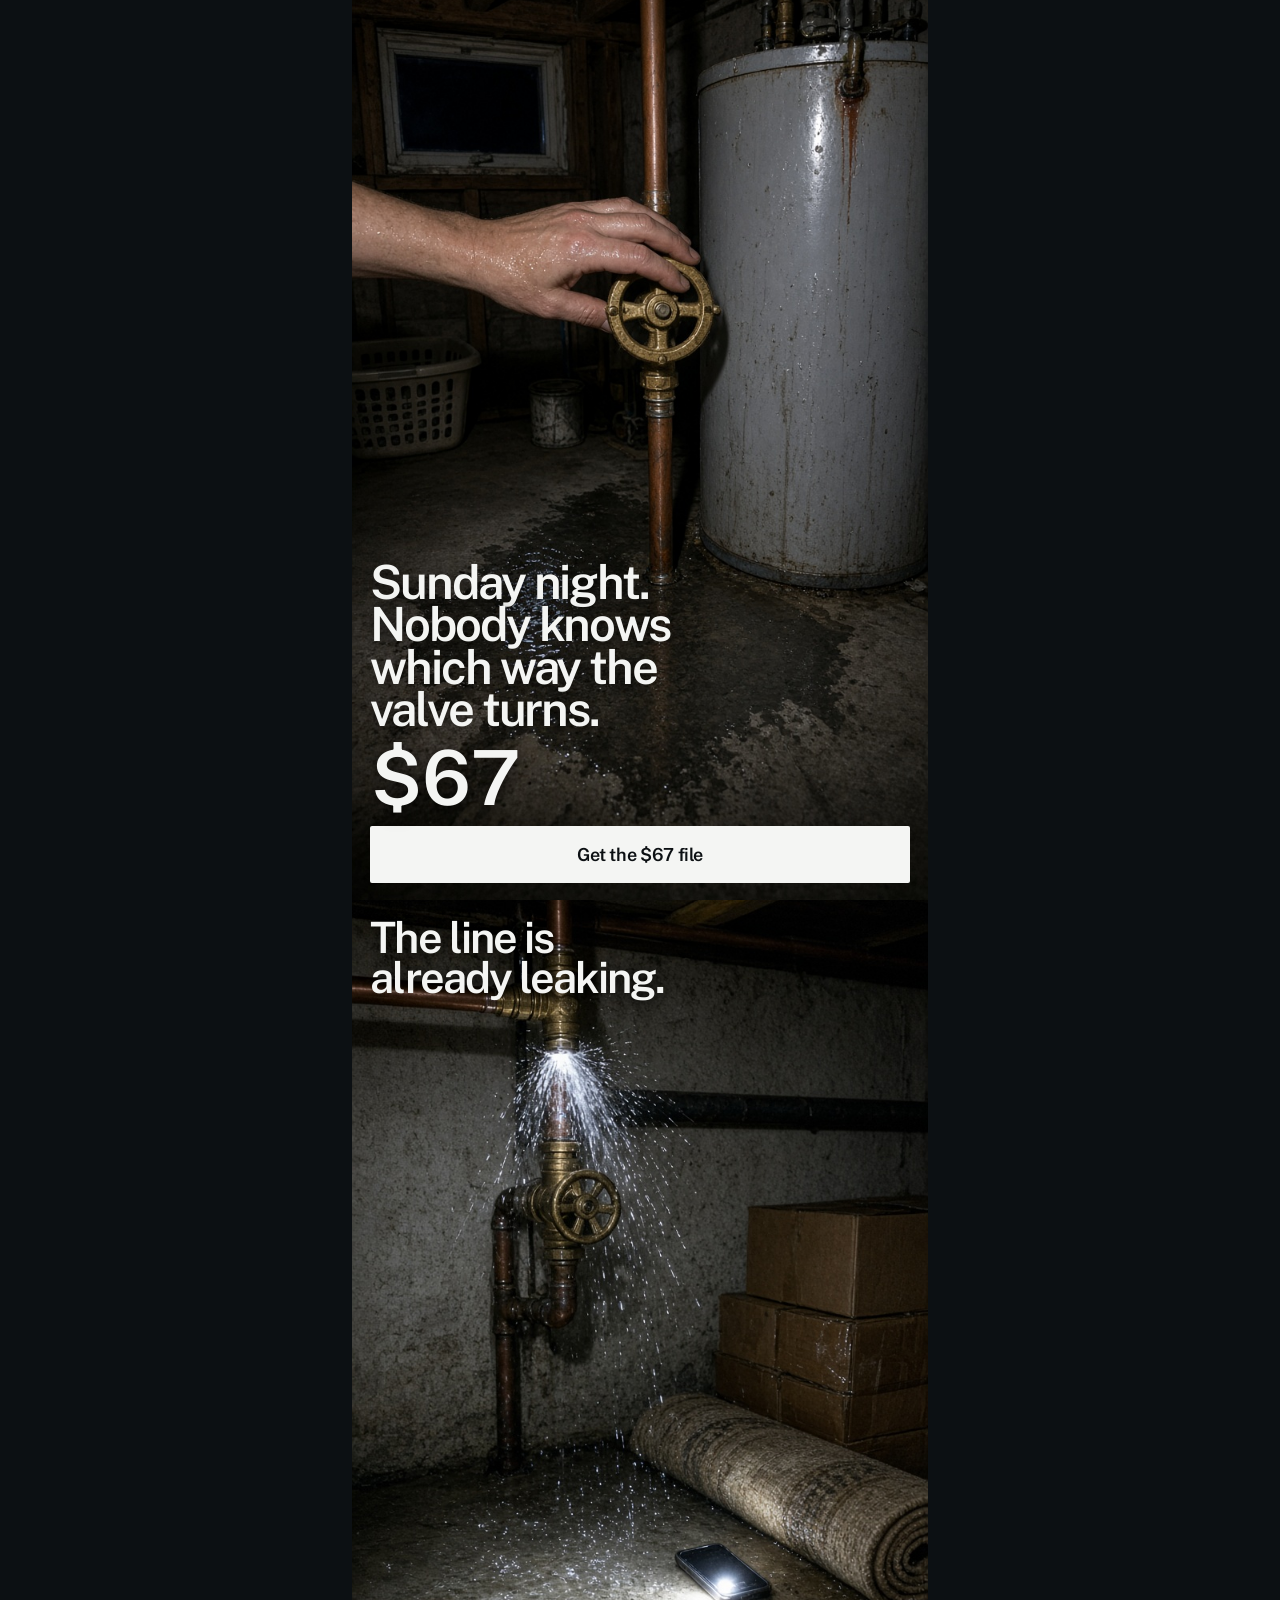
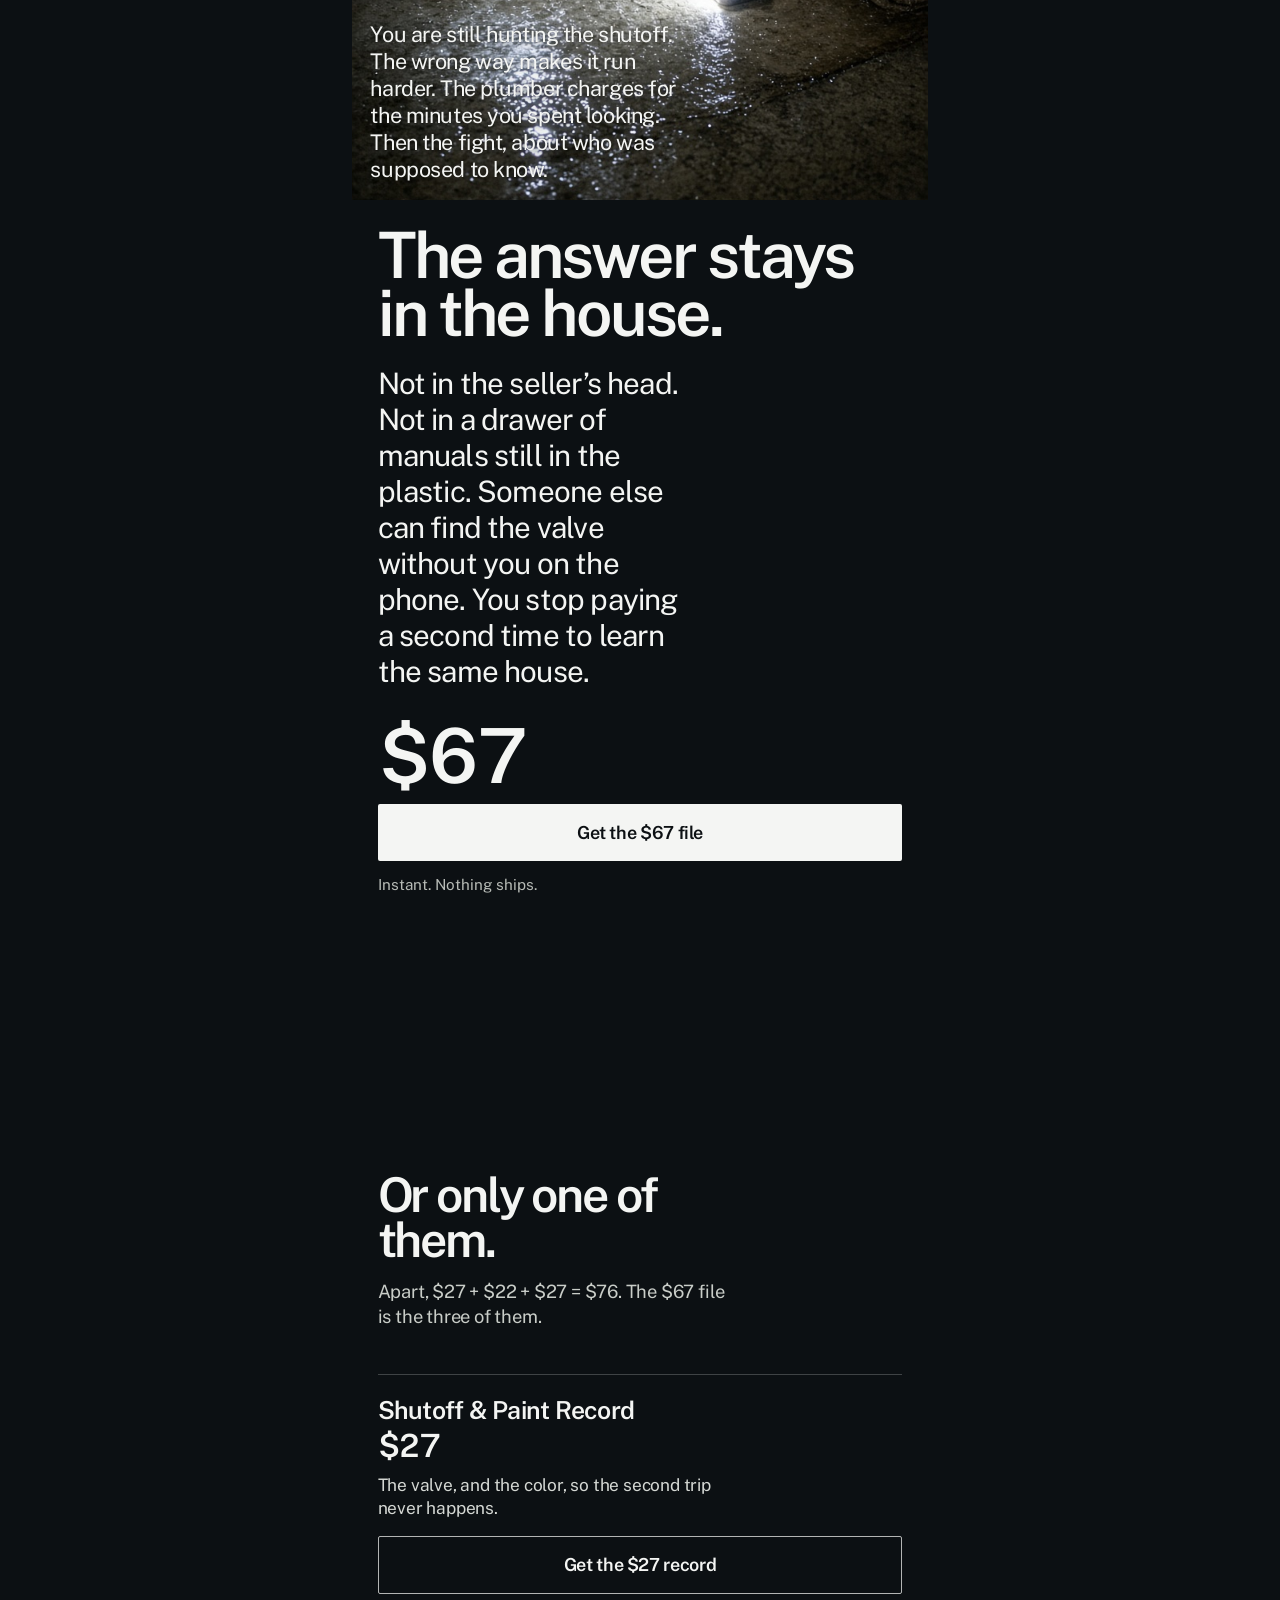
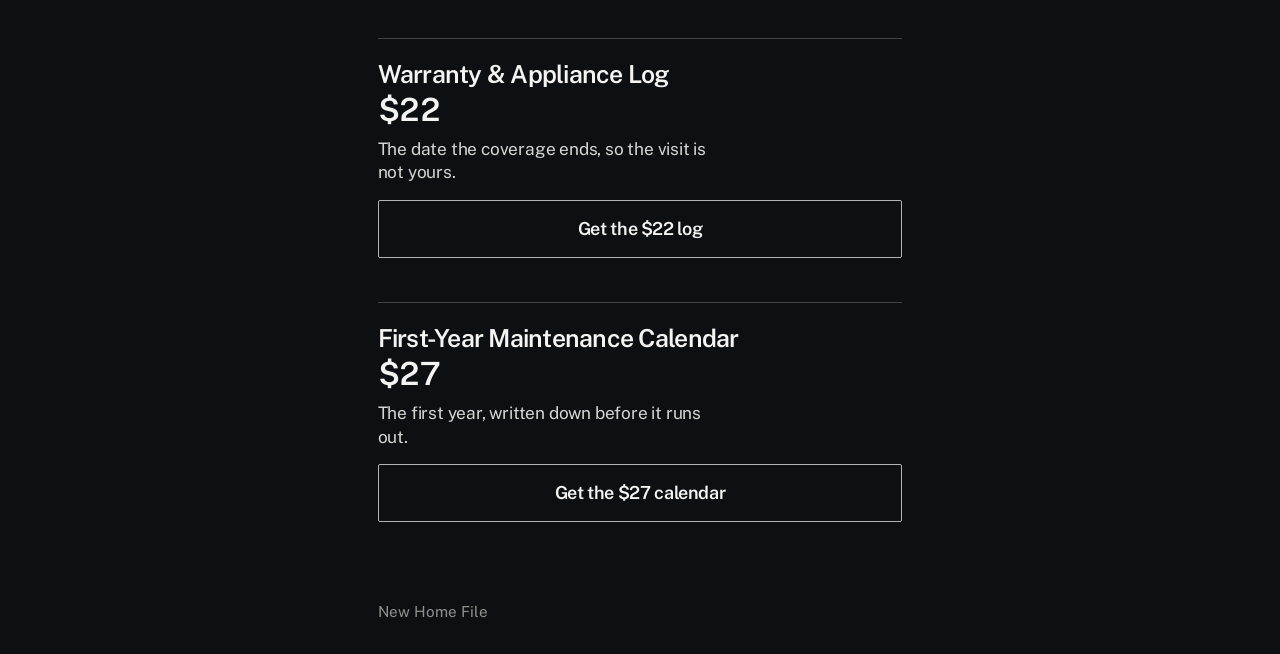
<file: index.html>
<!DOCTYPE html>
<html lang="en">
<head>
  <meta charset="utf-8">
  <meta name="viewport" content="width=device-width, initial-scale=1, viewport-fit=cover">
  <meta name="color-scheme" content="dark">
  <meta name="theme-color" content="#0c1013">
  <meta name="format-detection" content="telephone=no">
  <title>Sunday night. Which way does the valve turn?</title>
  <meta name="description" content="Sunday night. Something in the house failed, and nobody knows which way the valve turns. The answer stays in the house. $67.">
  <meta property="og:title" content="Sunday night. Which way does the valve turn?">
  <meta property="og:description" content="The line is already leaking. The answer stays in the house, not in someone’s memory. $67.">
  <meta property="og:type" content="website">
  <link rel="icon" href="favicon.svg" type="image/svg+xml">
  <link rel="preload" href="images/sunday-night-valve.jpg" as="image">
  <link rel="preload" href="fonts/public-sans-600.woff2" as="font" type="font/woff2" crossorigin>
  <link rel="preload" href="fonts/public-sans-400.woff2" as="font" type="font/woff2" crossorigin>
  <link rel="stylesheet" href="styles.css">
</head>
<body>
  <div class="page">
    <section class="frame night" aria-label="New Home File, 67 dollars">
      <img class="frame-photo" src="images/sunday-night-valve.jpg" width="720" height="1280" alt="Sunday night in a house basement. A hand has stopped on an unmarked valve. Water is already on the concrete." fetchpriority="high">
      <div class="frame-copy">
        <h1>Sunday night.<br>Nobody knows<br>which way the<br>valve turns.</h1>
        <div class="offer">
          <p class="price">$67</p>
          <a class="buy" data-product="newHomeFile">Get the $67 file</a>
        </div>
      </div>
    </section>

    <section class="frame cost" aria-labelledby="cost-title">
      <img class="frame-photo" src="images/sunday-night-leak.jpg" width="720" height="1280" alt="The same night. Water is spraying from the line and has reached the boxes. A phone light is still on the floor.">
      <div class="frame-copy">
        <h2 id="cost-title">The line is already leaking.</h2>
        <p>You are still hunting the shutoff. The wrong way makes it run harder. The plumber charges for the minutes you spent looking. Then the fight, about who was supposed to know.</p>
      </div>
    </section>

    <section class="relief" aria-labelledby="relief-title">
      <h2 id="relief-title">The answer stays<br>in the house.</h2>
      <p>Not in the seller’s head. Not in a drawer of manuals still in the plastic. Someone else can find the valve without you on the phone. You stop paying a second time to learn the same house.</p>
      <div class="offer">
        <p class="price">$67</p>
        <a class="buy" data-product="newHomeFile">Get the $67 file</a>
        <p class="ship">Instant. Nothing ships.</p>
      </div>
    </section>

    <section class="apart" aria-labelledby="apart-title">
      <h2 id="apart-title">Or only one of them.</h2>
      <p class="sum">Apart, $27 + $22 + $27 = $76. The $67 file is the three of them.</p>

      <article>
        <h3>Shutoff &amp; Paint Record</h3>
        <p class="amt">$27</p>
        <p>The valve, and the color, so the second trip never happens.</p>
        <a class="buy quiet" data-product="shutoffPaintRecord">Get the $27 record</a>
      </article>

      <article>
        <h3>Warranty &amp; Appliance Log</h3>
        <p class="amt">$22</p>
        <p>The date the coverage ends, so the visit is not yours.</p>
        <a class="buy quiet" data-product="warrantyApplianceLog">Get the $22 log</a>
      </article>

      <article>
        <h3>First-Year Maintenance Calendar</h3>
        <p class="amt">$27</p>
        <p>The first year, written down before it runs out.</p>
        <a class="buy quiet" data-product="firstYearMaintenanceCalendar">Get the $27 calendar</a>
      </article>
    </section>

    <footer class="colophon">
      <p>New Home File</p>
    </footer>
  </div>
  <script src="checkout.config.js"></script>
  <script src="checkout.js"></script>
</body>
</html>
</file>
<file: styles.css>
@font-face {
  font-family: "Public Sans";
  font-style: normal;
  font-weight: 400;
  font-display: swap;
  src: url("fonts/public-sans-400.woff2") format("woff2");
}

@font-face {
  font-family: "Public Sans";
  font-style: normal;
  font-weight: 500;
  font-display: swap;
  src: url("fonts/public-sans-500.woff2") format("woff2");
}

@font-face {
  font-family: "Public Sans";
  font-style: normal;
  font-weight: 600;
  font-display: swap;
  src: url("fonts/public-sans-600.woff2") format("woff2");
}

*,
*::before,
*::after {
  box-sizing: border-box;
}

html {
  background: #0c1013;
}

body {
  margin: 0;
  background: #0c1013;
  color: #f4f5f3;
  font-family: "Public Sans", "Helvetica Neue", Helvetica, Arial, sans-serif;
  font-weight: 400;
  font-size: 1.125rem;
  line-height: 1.35;
  letter-spacing: -0.011em;
  -webkit-font-smoothing: antialiased;
  text-rendering: optimizeLegibility;
}

.page {
  width: min(100%, 36rem);
  margin: 0 auto;
}

.frame {
  position: relative;
  min-height: 100vh;
  min-height: 100dvh;
  display: flex;
  flex-direction: column;
  overflow: hidden;
  color: #f4f5f3;
}

.frame-photo {
  position: absolute;
  inset: 0;
  width: 100%;
  height: 100%;
  object-fit: cover;
  object-position: center center;
}

.frame::before {
  content: "";
  position: absolute;
  inset: 0;
  pointer-events: none;
  background: linear-gradient(
    to bottom,
    rgba(6, 8, 10, 0.2) 0%,
    rgba(6, 8, 10, 0) 18%,
    rgba(6, 8, 10, 0) 46%,
    rgba(6, 8, 10, 0.35) 64%,
    rgba(6, 8, 10, 0.78) 100%
  );
}

.cost::before {
  background: linear-gradient(
    to bottom,
    rgba(6, 8, 10, 0.62) 0%,
    rgba(6, 8, 10, 0.18) 16%,
    rgba(6, 8, 10, 0) 34%,
    rgba(6, 8, 10, 0) 58%,
    rgba(6, 8, 10, 0.55) 78%,
    rgba(6, 8, 10, 0.84) 100%
  );
}

.frame-copy {
  position: relative;
  z-index: 1;
  display: flex;
  flex-direction: column;
  flex: 1;
  padding: max(1.15rem, env(safe-area-inset-top)) 1.15rem max(1.05rem, env(safe-area-inset-bottom));
}

.night .frame-copy {
  justify-content: flex-end;
}

.cost .frame-copy {
  justify-content: space-between;
}

.relief {
  min-height: 100vh;
  min-height: 100dvh;
  display: flex;
  flex-direction: column;
  justify-content: flex-start;
  padding: max(1.65rem, env(safe-area-inset-top)) 1.15rem max(1.35rem, env(safe-area-inset-bottom));
}

h1,
h2,
h3,
p {
  margin: 0;
}

h1,
h2,
.price,
.amt,
h3 {
  font-weight: 600;
  letter-spacing: -0.045em;
}

.night h1,
.cost h2,
.night .price {
  text-shadow: 0 2px 16px rgba(0, 0, 0, 0.72);
}

.night h1 {
  max-width: 11ch;
  font-size: clamp(2.05rem, 10vw, 2.95rem);
  line-height: 0.9;
}

.cost h2 {
  max-width: 12ch;
  font-size: clamp(1.9rem, 8.6vw, 2.7rem);
  line-height: 0.92;
  text-shadow: 0 2px 14px rgba(0, 0, 0, 0.85);
}

.relief h2 {
  font-size: clamp(2.55rem, 12vw, 4rem);
  line-height: 0.9;
}

.cost p {
  max-width: 20rem;
  margin-top: 0;
  color: #f4f5f3;
  font-size: clamp(1.12rem, 4.5vw, 1.35rem);
  line-height: 1.25;
  letter-spacing: -0.02em;
  text-shadow: 0 1px 10px rgba(0, 0, 0, 0.8);
}

.relief > p {
  max-width: 20rem;
  margin-top: 1.5rem;
  color: #f4f5f3;
  font-size: clamp(1.45rem, 6.1vw, 1.85rem);
  line-height: 1.22;
  letter-spacing: -0.028em;
}

.offer {
  margin-top: 2.1rem;
}

.night .offer {
  margin-top: 0.95rem;
}

.price {
  font-size: clamp(3.4rem, 16vw, 4.75rem);
  line-height: 0.85;
  letter-spacing: -0.05em;
  font-variant-numeric: tabular-nums;
}

.buy {
  display: flex;
  align-items: center;
  justify-content: center;
  width: 100%;
  min-height: 3.6rem;
  margin-top: 0.95rem;
  padding: 0.85rem 1rem;
  border: 0;
  border-radius: 2px;
  background: #f4f5f3;
  color: #0c1013;
  font: 600 1.125rem/1.2 "Public Sans", "Helvetica Neue", Helvetica, Arial, sans-serif;
  letter-spacing: -0.02em;
  text-align: center;
  text-decoration: none;
  cursor: pointer;
}

.buy:focus-visible,
.buy.quiet:focus-visible {
  outline: 2px solid #f4f5f3;
  outline-offset: 3px;
}

.ship {
  margin-top: 0.85rem;
  color: #b7bbb6;
  font-size: 0.95rem;
  letter-spacing: 0;
}

.apart {
  padding: 4.5rem 1.2rem 2.5rem;
}

.apart h2 {
  max-width: 12ch;
  font-size: clamp(2.15rem, 9vw, 3rem);
  line-height: 0.94;
}

.sum {
  max-width: 22rem;
  margin-top: 1.1rem;
  color: #c9cdc8;
  font-size: 1.15rem;
  line-height: 1.35;
}

.apart article {
  margin-top: 2.75rem;
  padding-top: 1.4rem;
  border-top: 1px solid rgba(244, 245, 243, 0.22);
}

.apart h3 {
  font-size: 1.55rem;
  line-height: 1.05;
  letter-spacing: -0.03em;
}

.amt {
  margin-top: 0.45rem;
  font-size: 2rem;
  line-height: 1;
  font-variant-numeric: tabular-nums;
}

.apart article p:not(.amt) {
  max-width: 22rem;
  margin-top: 0.75rem;
  color: #d5d8d4;
  font-size: 1.08rem;
  line-height: 1.35;
}

.buy.quiet {
  background: transparent;
  color: #f4f5f3;
  border: 1px solid rgba(244, 245, 243, 0.72);
}

.colophon {
  padding: 2.5rem 1.2rem max(2rem, env(safe-area-inset-bottom));
}

.colophon p {
  color: #8d928c;
  font-size: 0.95rem;
  letter-spacing: 0;
}

@media (min-width: 720px) {
  .relief,
  .apart,
  .colophon {
    padding-left: 1.6rem;
    padding-right: 1.6rem;
  }
}
</file>
